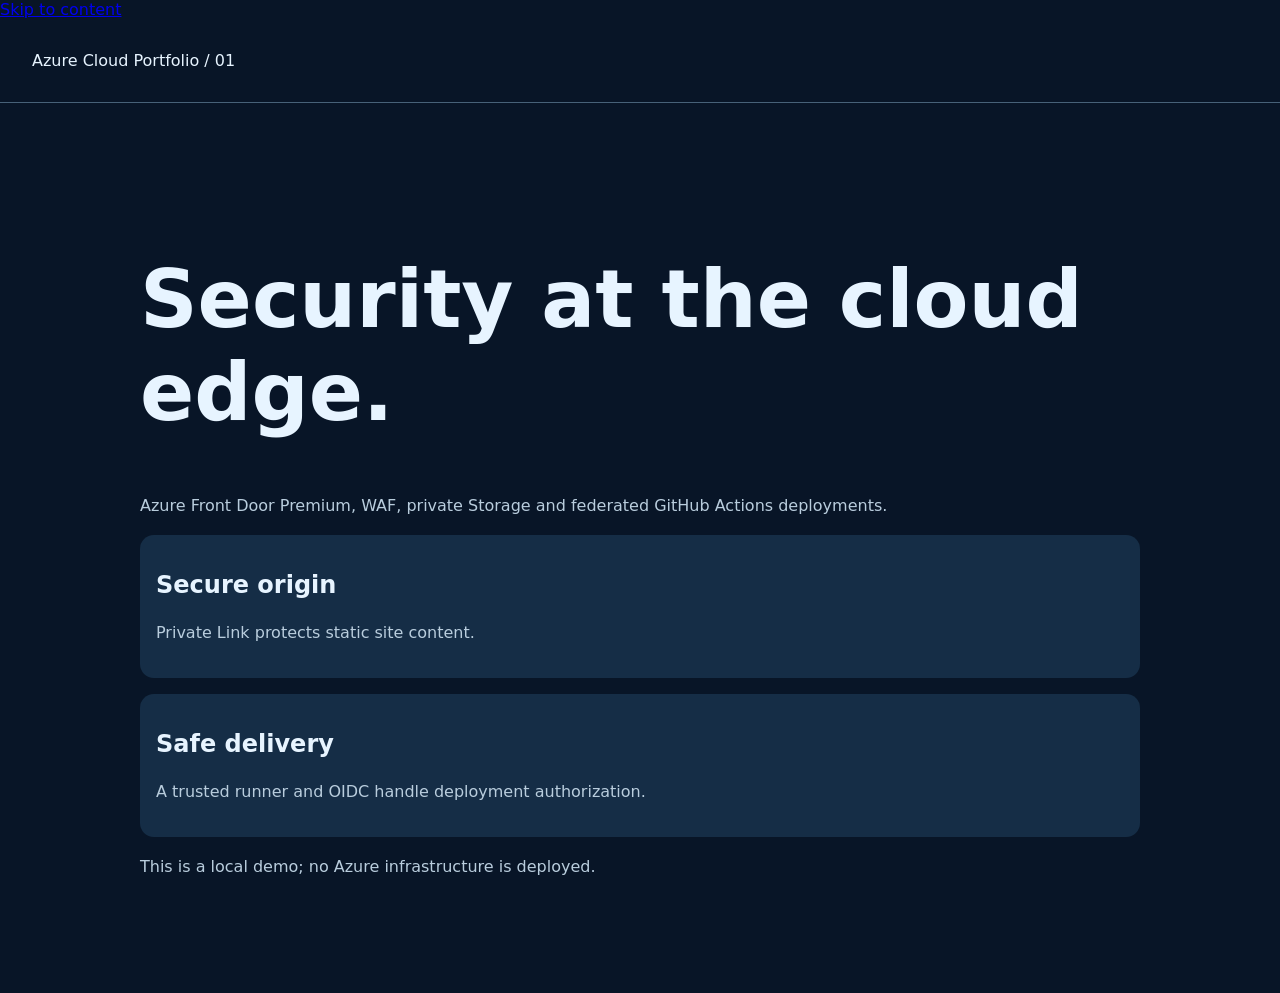
<file: app/index.html>
<!doctype html><html lang="en"><head><meta charset="utf-8"><meta name="viewport" content="width=device-width,initial-scale=1"><title>Secure Azure Cloud Portfolio</title><link rel="stylesheet" href="styles.css"></head><body><a href="#main">Skip to content</a><header>Azure Cloud Portfolio / 01</header><main id="main"><h1>Security at the cloud edge.</h1><p>Azure Front Door Premium, WAF, private Storage and federated GitHub Actions deployments.</p><section><h2>Secure origin</h2><p>Private Link protects static site content.</p></section><section><h2>Safe delivery</h2><p>A trusted runner and OIDC handle deployment authorization.</p></section><p>This is a local demo; no Azure infrastructure is deployed.</p></main></body></html>
</file>
<file: app/styles.css>
:root {
  font-family: system-ui;
  background: #081527;
  color: #e7f4ff;
}

body {
  margin: 0;
}

/* Visible keyboard focus for accessibility (WCAG 2.4.7). */
a:focus-visible {
  outline: 3px solid #7fd1ff;
  outline-offset: 3px;
}

header {
  padding: 2rem;
  border-bottom: 1px solid #476178;
}

main {
  max-width: 1000px;
  margin: auto;
  padding: 6rem 2rem;
}

h1 {
  font-size: clamp(2.5rem, 8vw, 5rem);
}

p {
  line-height: 1.7;
  color: #b9cddd;
}

section {
  padding: 1rem;
  margin-top: 1rem;
  background: #152d46;
  border-radius: 14px;
}

/* Small screens: tighten the vertical rhythm. */
@media (max-width: 600px) {
  header {
    padding: 1rem;
  }

  main {
    padding: 3rem 1rem;
  }
}

@media (prefers-reduced-motion: reduce) {
  * {
    animation: none;
    transition: none;
  }
}
</file>
